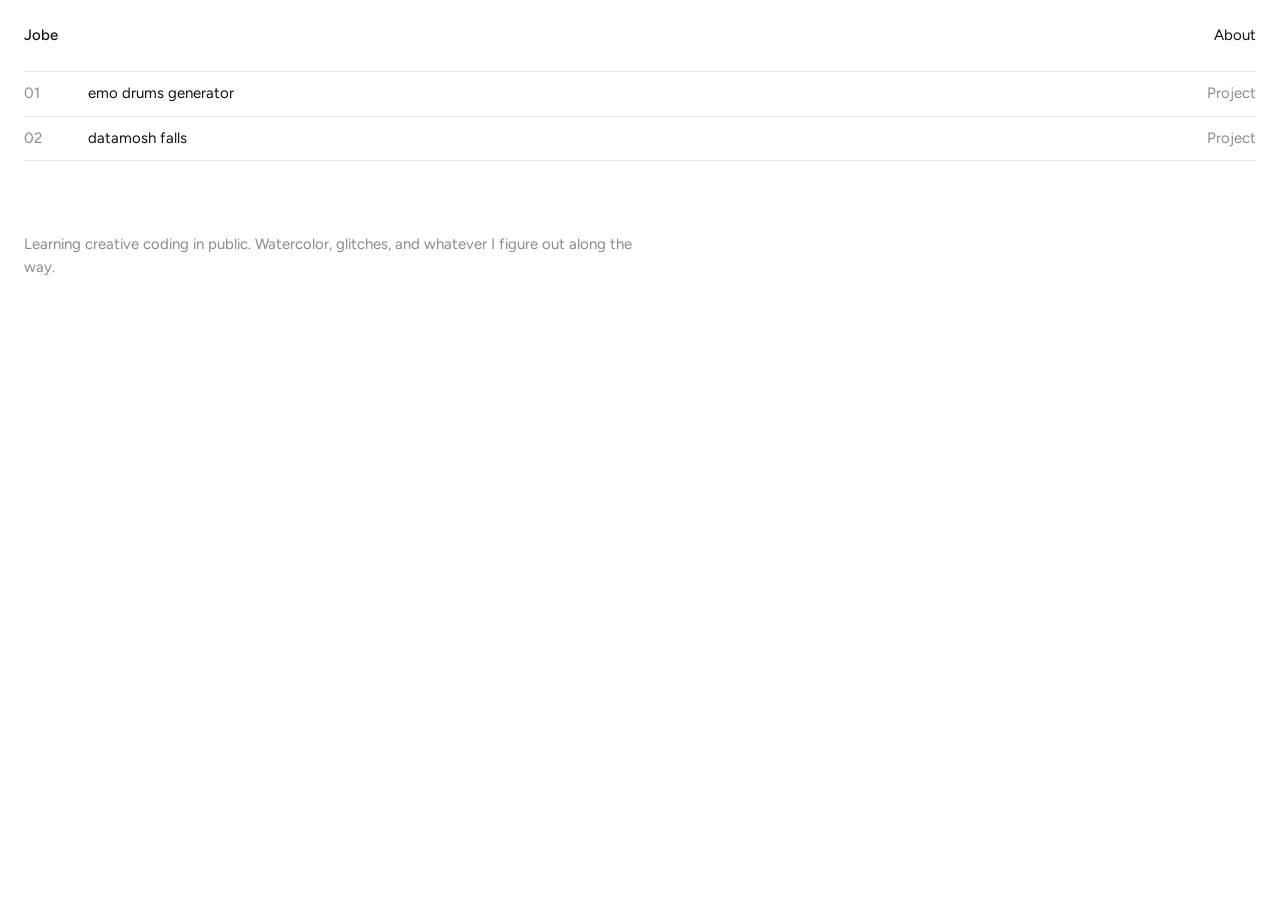
<file: index.html>
<!DOCTYPE html>
<html lang="en">
<head>
  <meta charset="utf-8">
  <meta name="viewport" content="width=device-width, initial-scale=1">
  <title>Jobe</title>
  <link rel="preconnect" href="https://fonts.googleapis.com">
  <link rel="preconnect" href="https://fonts.gstatic.com" crossorigin>
  <link href="https://fonts.googleapis.com/css2?family=Figtree:wght@400;500&display=swap" rel="stylesheet">
  <link rel="stylesheet" href="style.css">
</head>
<body>
  <header>
    <a class="wordmark" href="./">Jobe</a>
    <a href="#about">About</a>
  </header>

  <main>
    <!-- Newest at the top. To add something, copy one <li> and paste it first. -->
    <ol class="index">
      <li><a href="projects/emo-drums-generator/"><span>emo drums generator</span><span class="type">Project</span></a></li>
      <li><a href="projects/datamosh-falls/"><span>datamosh falls</span><span class="type">Project</span></a></li>
    </ol>
  </main>

  <footer id="about">
    <p>Learning creative coding in public. Watercolor, glitches, and whatever I figure out along the way.</p>
  </footer>
</body>
</html>
</file>
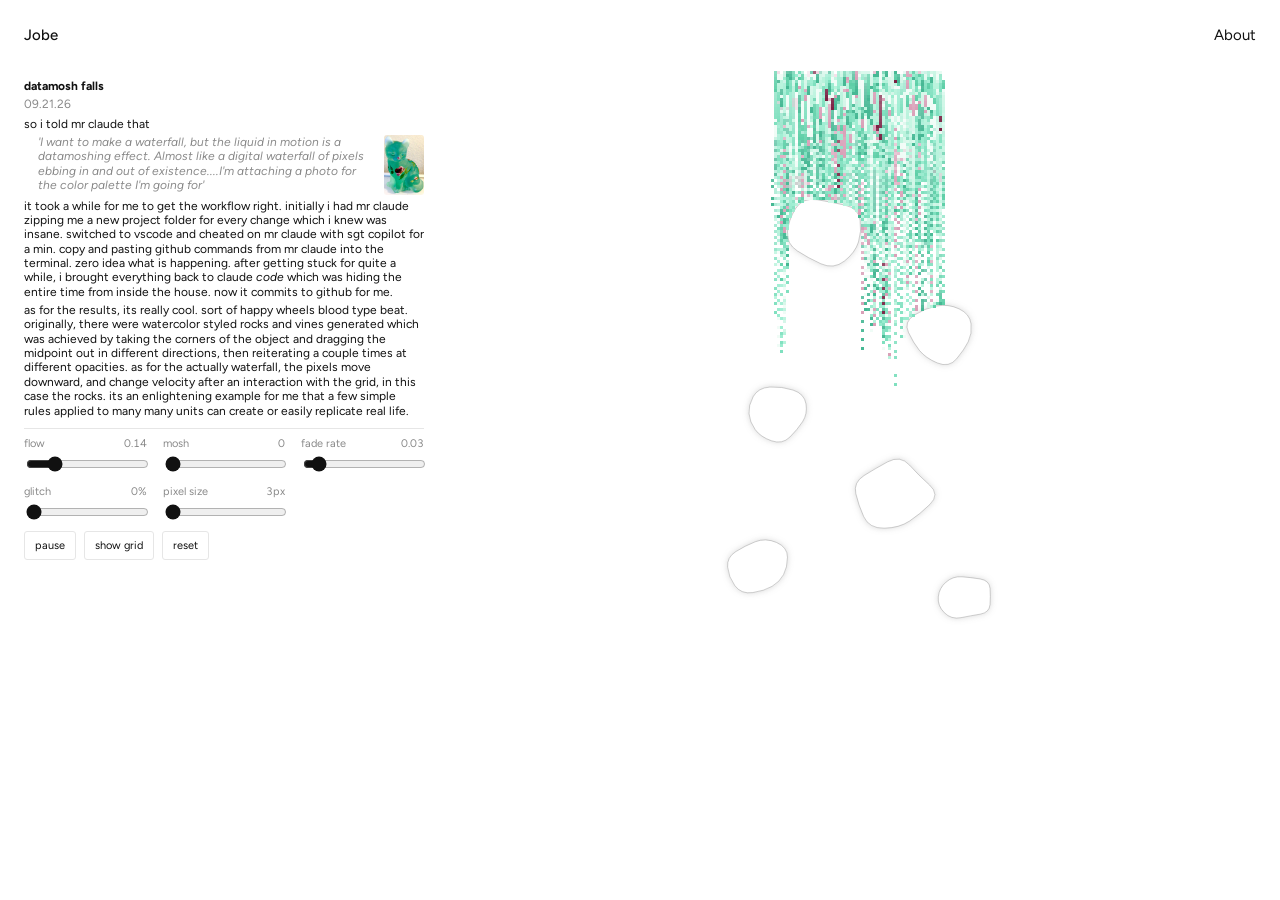
<file: projects/datamosh-falls/index.html>
<!DOCTYPE html>
<html lang="en">
<head>
<meta charset="utf-8">
<meta name="viewport" content="width=device-width, initial-scale=1, viewport-fit=cover">
<title>datamosh falls · Jobe</title>
<link rel="preconnect" href="https://fonts.googleapis.com">
<link rel="preconnect" href="https://fonts.gstatic.com" crossorigin>
<link href="https://fonts.googleapis.com/css2?family=Figtree:wght@400;500&display=swap" rel="stylesheet">
<link rel="stylesheet" href="../../style.css">
<style>
  html, body {
    height: 100%;
  }
  body {
    overflow: hidden;
  }
  .falls-layout {
    max-width: 1280px;
    height: calc(100vh - 72px);
    margin: 0 auto;
    padding: 0 24px;
    display: grid;
    grid-template-columns: minmax(280px, 40ch) minmax(0, 1fr);
    gap: 20px;
    align-items: start;
  }
  .falls-copy {
    max-width: 40ch;
    height: 100%;
    display: flex;
    flex-direction: column;
    justify-content: flex-start;
  }
  .falls-copy article {
    padding: 8px 0 0;
    max-width: none;
    font-size: 9pt;
    line-height: 1.2;
  }
  .falls-copy article h1 {
    font-size: 9pt;
    margin-bottom: 3px;
  }
  .falls-copy article .meta {
    margin-bottom: 6px;
    font-size: 9pt;
  }
  .falls-copy article p {
    font-size: 9pt;
    line-height: 1.2;
    margin: 0 0 0.3em;
  }
  .falls-copy .prompt-block {
    display: flex; align-items: flex-start;
    gap: 10px; margin: 0 0 0.3em;
  }
  .falls-copy .prompt {
    flex: 1 1 auto; margin: 0; padding-left: 14px;
    font-style: italic; color: var(--muted);
  }
  .falls-copy .prompt-img {
    width: 40px; height: auto; border-radius: 3px; flex-shrink: 0;
  }
  .falls-copy article em { font-style: italic; }
  .falls-copy .falls-controls {
    max-width: none;
    padding: 6px 0 0;
    margin: 6px 0 0;
    display: grid;
    grid-template-columns: repeat(auto-fit, minmax(120px, 1fr));
    gap: 6px 16px;
    border-top: 1px solid var(--line);
    font-size: 11px;
  }
  .falls-stage {
    min-width: 0;
    height: 100%;
    display: flex;
    flex-direction: column;
    justify-content: flex-start;
  }
  .falls-wrap {
    width: 100%;
    height: calc(100vh - 170px);
    min-height: 280px;
    position: relative;
    overflow: hidden;
    margin: 18px 0 0;
    background: var(--page);
  }
  #falls { display: block; width: 100%; height: 100%; touch-action: none; }
  #falls.grabbing { cursor: grabbing; }
  #falls.grab { cursor: grab; }
  .falls-note {
    max-width: none;
    padding: 8px 0 0;
    margin: 0;
    font-size: 11px; color: var(--muted);
  }
  .falls-controls .field label {
    display: flex; justify-content: space-between; font-size: 11px; color: var(--muted);
  }
  .falls-controls .field output { font-variant-numeric: tabular-nums; }
  .falls-controls input[type=range] { width: 100%; margin-top: 4px; accent-color: var(--ink); }
  .falls-controls .actions {
    grid-column: 1 / -1;
    display: flex; align-items: center; gap: 8px; flex-wrap: nowrap;
  }
  .falls-controls button {
    font: inherit; font-size: 11px; color: var(--ink); background: none;
    border: 1px solid var(--line); border-radius: 3px; padding: 5px 10px; cursor: pointer;
    white-space: nowrap;
  }
  .falls-controls button:hover { border-color: var(--ink); }
  .falls-controls button[aria-pressed="true"] { background: var(--ink); color: var(--page); border-color: var(--ink); }

  @media (max-width: 900px) {
    body {
      overflow: auto;
    }
    .falls-layout {
      height: auto;
      grid-template-columns: 1fr;
      padding: 0 24px 24px;
    }
    .falls-copy,
    .falls-stage {
      height: auto;
    }
    .falls-copy {
      max-width: none;
    }
    .falls-wrap {
      margin-top: 0;
      height: min(62vh, 520px);
    }
  }
</style>
</head>
<body>
  <header>
    <a class="wordmark" href="../../">Jobe</a>
    <a href="../../#about">About</a>
  </header>

  <div class="falls-layout">
    <div class="falls-copy">
      <article>
        <h1><strong>datamosh falls</strong></h1>
        <p class="meta"><time datetime="2026-09-21">09.21.26</time></p>

        <p>so i told mr claude that</p>
        <div class="prompt-block">
          <p class="prompt">'I want to make a waterfall, but the liquid in motion is a datamoshing effect. Almost like a digital waterfall of pixels ebbing in and out of existence....I'm attaching a photo for the color palette I'm going for'</p>
          <img src="palette.jpg" alt="a frosted seafoam glass cat figurine hand-painted with pink and burgundy pansies" class="prompt-img">
        </div>

        <p>it took a while for me to get the workflow right. initially i had mr claude zipping me a new project folder for every change which i knew was insane. switched to vscode and cheated on mr claude with sgt copilot for a min. copy and pasting github commands from mr claude into the terminal. zero idea what is happening. after getting stuck for quite a while, i brought everything back to claude <em>code</em> which was hiding the entire time from inside the house. now it commits to github for me.</p>

        <p>as for the results, its really cool. sort of happy wheels blood type beat. originally, there were watercolor styled rocks and vines generated which was achieved by taking the corners of the object and dragging the midpoint out in different directions, then reiterating a couple times at different opacities. as for the actually waterfall, the pixels move downward, and change velocity after an interaction with the grid, in this case the rocks. its an enlightening example for me that a few simple rules applied to many many units can create or easily replicate real life.</p>
      </article>

      <form class="falls-controls" onsubmit="return false">
        <div class="field">
          <label for="gravity">flow <output id="gravity-out"></output></label>
          <input id="gravity" type="range" min="0.05" max="0.5" step="0.01" value="0.14">
        </div>
        <div class="field">
          <label for="mosh">mosh <output id="mosh-out"></output></label>
          <input id="mosh" type="range" min="0" max="160" step="1" value="0">
        </div>
        <div class="field">
          <label for="decay">fade rate <output id="decay-out"></output></label>
          <input id="decay" type="range" min="0.01" max="0.3" step="0.01" value="0.03">
        </div>
        <div class="field">
          <label for="glitch">glitch <output id="glitch-out"></output></label>
          <input id="glitch" type="range" min="0" max="0.3" step="0.01" value="0">
        </div>
        <div class="field">
          <label for="cell">pixel size <output id="cell-out"></output></label>
          <input id="cell" type="range" min="3" max="14" step="1" value="3">
        </div>
        <div class="actions">
          <button type="button" id="pause" aria-pressed="false">pause</button>
          <button type="button" id="gridBtn" aria-pressed="false">show grid</button>
          <button type="button" id="reseed">reset</button>
        </div>
      </form>
    </div>

    <div class="falls-stage">
      <figure class="falls-wrap" style="margin:0">
        <canvas id="falls" role="img"
          aria-label="A stream of glitching colored pixels falls from the top of the page and keeps falling past the bottom, flowing around a few simple stones you can drag to reshape its path."></canvas>
      </figure>
    </div>
  </div>

<script>
/* =====================================================================
   DATAMOSH FALLS — minimal cut
   No painted background. Just simple draggable stones (collision only,
   no decoration) and the glitching pixel stream that falls from the
   top of the section and keeps going past the bottom.
   ===================================================================== */

// ---------- setup ----------
const fallsWrap = document.querySelector('.falls-wrap');
const canvas = document.getElementById('falls');
const ctx = canvas.getContext('2d');

function makeLayer() { return document.createElement('canvas'); }
const maskLayer = makeLayer(), streamLayer = makeLayer(), scratch = makeLayer(), gridLayer = makeLayer();
const mask = maskLayer.getContext('2d', { willReadFrequently: true });
const st = streamLayer.getContext('2d'), sc = scratch.getContext('2d');
const gridCtx = gridLayer.getContext('2d');

const PAL = {
  glass: ['#7fe0bf', '#9aeccf', '#b8f3dc', '#5fcfa8', '#46b894'],
  frost: ['#effcf6', '#d4f6e8'],
  petal: ['#5c1630', '#7a2143', '#b0567a', '#d9a0b8', '#e8bfd0']
};

let W = 0, H = 0, visibleH = 0;
const state = { gravity: 0.16, mosh: 50, decay: 0.06, glitch: 0.05, cell: 6,
                paused: false, showGrid: false };

function mulberry32(a) {
  return function () {
    a |= 0; a = a + 0x6D2B79F5 | 0;
    let t = Math.imul(a ^ a >>> 15, 1 | a);
    t = t + Math.imul(t ^ t >>> 7, 61 | t) ^ t;
    return ((t ^ t >>> 14) >>> 0) / 4294967296;
  };
}
let seed = 20260921, rand = mulberry32(seed);
const rr = (a, b) => a + rand() * (b - a);
function rgba(hex, a) {
  const n = parseInt(hex.replace('#', ''), 16);
  return `rgba(${n >> 16 & 255},${n >> 8 & 255},${n & 255},${a})`;
}
function theme() {
  const cs = getComputedStyle(document.documentElement);
  return { muted: cs.getPropertyValue('--muted').trim(), ink: cs.getPropertyValue('--ink').trim() };
}
let themeColors = theme();
window.matchMedia('(prefers-color-scheme: dark)').addEventListener('change', () => {
  themeColors = theme();
});

// ---------- stones ----------
// Each stone is a small deformed blob defined once (its own outline
// as offsets from its own center) so moving it is just moving cx, cy.
function blobPoints(r) {
  const n = 9, pts = [];
  for (let i = 0; i < n; i++) {
    const a = (i / n) * Math.PI * 2;
    const k = 0.8 + rand() * 0.35;
    pts.push({ x: Math.cos(a) * r * k, y: Math.sin(a) * r * k * 0.85 });
  }
  return pts;
}
function traceSmooth(c, pts, ox, oy) {
  c.beginPath();
  const p0 = pts[pts.length - 1];
  let mx = (p0.x + pts[0].x) / 2 + ox, my = (p0.y + pts[0].y) / 2 + oy;
  c.moveTo(mx, my);
  for (let i = 0; i < pts.length; i++) {
    const cur = pts[i], next = pts[(i + 1) % pts.length];
    c.quadraticCurveTo(cur.x + ox, cur.y + oy, (cur.x + next.x) / 2 + ox, (cur.y + next.y) / 2 + oy);
  }
  c.closePath();
}

const stoneDefs = [
  { fx: 0.46, fy: 0.22, r: 44 },
  { fx: 0.60, fy: 0.36, r: 36 },
  { fx: 0.40, fy: 0.47, r: 34 },
  { fx: 0.54, fy: 0.58, r: 42 },
  { fx: 0.38, fy: 0.68, r: 32 },
  { fx: 0.63, fy: 0.72, r: 28 }
];
let stones = [];

function layoutStones(freshShapes) {
  stones = stoneDefs.map(d => ({
    fx: d.fx, fy: d.fy, r: d.r,
    cx: d.fx * W, cy: d.fy * visibleH,
    pts: freshShapes ? blobPoints(d.r) : (stones.find(s => s.fx === d.fx && s.fy === d.fy)?.pts || blobPoints(d.r))
  }));
}

function drawStones(c) {
  const { muted } = themeColors;
  stones.forEach(s => {
    c.save();
    c.shadowColor = rgba(muted, 0.35);
    c.shadowBlur = s === hovered || s === dragging ? 10 : 6;
    traceSmooth(c, s.pts, s.cx, s.cy);
    c.fillStyle = '#ffffff';
    c.fill();
    c.restore();
    traceSmooth(c, s.pts, s.cx, s.cy);
    c.strokeStyle = rgba(muted, 0.4);
    c.lineWidth = 1;
    c.stroke();
  });
}
function drawMask() {
  mask.clearRect(0, 0, W, H);
  mask.fillStyle = '#000';
  stones.forEach(s => { traceSmooth(mask, s.pts, s.cx, s.cy); mask.fill(); });
}

// ---------- collision grid ----------
let solid, cols, rows, gridCell;
function buildGrid() {
  gridCell = state.cell;
  cols = Math.ceil(W / gridCell); rows = Math.ceil(H / gridCell);
  solid = new Uint8Array(cols * rows);
  const data = mask.getImageData(0, 0, W, H).data;
  gridCtx.clearRect(0, 0, W, H);
  gridCtx.fillStyle = 'rgba(122,33,67,0.35)';
  for (let r = 0; r < rows; r++) for (let c = 0; c < cols; c++) {
    const px = Math.min(W - 1, c * gridCell + (gridCell >> 1));
    const py = Math.min(H - 1, r * gridCell + (gridCell >> 1));
    if (data[(py * W + px) * 4 + 3] > 128) {
      solid[r * cols + c] = 1;
      gridCtx.fillRect(c * gridCell, r * gridCell, gridCell - 1, gridCell - 1);
    }
  }
}
function solidAt(x, y) {
  if (x < 0 || x >= W) return true;
  if (y < 0 || y >= H) return false;
  return solid[(y / gridCell | 0) * cols + (x / gridCell | 0)] === 1;
}

// ---------- water ----------
let particles = [];
const MAX_PARTICLES = 2200, MAX_V = 9;
function streamColor() {
  const r = Math.random();
  if (r < 0.68) return PAL.glass[Math.random() * PAL.glass.length | 0];
  if (r < 0.9) return PAL.frost[Math.random() * PAL.frost.length | 0];
  if (r < 0.98) return PAL.petal[3];
  return PAL.petal[1];
}
function spawn(p = {}) {
  const x0 = W * 0.4, x1 = W * 0.6;
  p.x = x0 + Math.random() * (x1 - x0);
  p.y = Math.random() * 12;
  p.vx = (Math.random() - 0.5) * 0.4;
  p.vy = Math.random();
  p.still = 0;
  p.color = streamColor();
  return p;
}
function updateParticle(p) {
  p.vy = Math.min(p.vy + state.gravity, MAX_V);
  let nx = p.x + p.vx, ny = p.y + p.vy;
  if (solidAt(nx, ny)) {
    const g = gridCell;
    const leftFree = !solidAt(p.x - g, p.y + g);
    const rightFree = !solidAt(p.x + g, p.y + g);
    if (leftFree && (!rightFree || p.vx < 0 || (p.vx === 0 && Math.random() < 0.5))) p.vx -= 0.7;
    else if (rightFree) p.vx += 0.7;
    else p.vx = -p.vx * 0.5 + (Math.random() - 0.5) * 1.5;
    p.vy *= 0.2;
    nx = p.x + p.vx; ny = p.y + p.vy;
    if (solidAt(nx, ny)) { nx = p.x; ny = p.y; }
  }
  p.vx = Math.max(-3.5, Math.min(3.5, p.vx * 0.96));
  p.still = (Math.abs(nx - p.x) + Math.abs(ny - p.y) < 0.05) ? p.still + 1 : 0;
  p.x = nx; p.y = ny;
  if (p.y > H || p.still > 50 || solidAt(p.x, p.y)) spawn(p);
}

// ---------- datamosh ----------
const snap = v => Math.floor(v / gridCell) * gridCell;
function datamosh() {
  const B = gridCell * 4;
  sc.clearRect(0, 0, W, H);
  sc.drawImage(streamLayer, 0, 0);

  st.globalCompositeOperation = 'destination-out';
  st.fillStyle = `rgba(0,0,0,${state.decay})`;
  st.fillRect(0, 0, W, H);
  st.fillStyle = 'rgba(0,0,0,1)';
  for (let i = 0; i < state.mosh / 5; i++) {
    const p = particles[Math.random() * particles.length | 0];
    if (p) st.fillRect(snap(p.x + (Math.random() - 0.5) * B * 3), snap(p.y), B, B);
  }
  st.globalCompositeOperation = 'source-over';

  for (let i = 0; i < state.mosh; i++) {
    const p = particles[Math.random() * particles.length | 0];
    if (!p) break;
    const bx = snap(p.x - B / 2), by = snap(p.y - B);
    const dx = snap((Math.random() - 0.5) * B + p.vx * 2);
    const dy = snap(Math.random() * B * 1.5 + p.vy);
    st.drawImage(scratch, bx, by, B, B, bx + dx, by + dy, B, B);
  }

  if (Math.random() < 0.3 && particles.length) {
    const p = particles[Math.random() * particles.length | 0];
    st.globalCompositeOperation = 'source-atop';
    st.fillStyle = rgba(Math.random() < 0.5 ? PAL.petal[3] : PAL.frost[0], 0.5);
    st.fillRect(snap(p.x), snap(p.y), B * 2, B);
    st.globalCompositeOperation = 'source-over';
  }

  if (Math.random() < state.glitch) {
    const y = snap(Math.random() * H), h = snap(B + Math.random() * B * 4);
    const shift = snap((Math.random() - 0.5) * B * 6);
    st.drawImage(scratch, 0, y, W, h, shift, y, W, h);
  }

  st.globalCompositeOperation = 'destination-out';
  st.globalAlpha = 0.35;
  st.drawImage(maskLayer, 0, 0);
  st.globalAlpha = 1;
  st.globalCompositeOperation = 'source-over';
}

// ---------- loop ----------
let maskDirty = false;
function step() {
  if (maskDirty) { drawMask(); buildGrid(); maskDirty = false; }
  datamosh();
  if (particles.length < MAX_PARTICLES) for (let i = 0; i < 14; i++) particles.push(spawn());
  const c = gridCell;
  for (const p of particles) {
    updateParticle(p);
    if (Math.random() < 0.1) continue;
    if (Math.random() < 0.002) p.color = streamColor();
    st.fillStyle = p.color;
    st.fillRect(snap(p.x), snap(p.y), c, c);
  }
}
function render() {
  ctx.clearRect(0, 0, W, H);
  drawStones(ctx);
  ctx.drawImage(streamLayer, 0, 0);
  if (state.showGrid) ctx.drawImage(gridLayer, 0, 0);
}
function frame() {
  if (!state.paused) { step(); render(); }
  requestAnimationFrame(frame);
}

// ---------- dragging ----------
let dragging = null, hovered = null, dragDX = 0, dragDY = 0;
function toLocal(e) {
  const r = canvas.getBoundingClientRect();
  return { x: e.clientX - r.left, y: e.clientY - r.top };
}
canvas.addEventListener('pointerdown', e => {
  const { x, y } = toLocal(e);
  const hit = stones.find(s => Math.hypot(x - s.cx, y - s.cy) < s.r * 1.15);
  if (hit) {
    dragging = hit; dragDX = x - hit.cx; dragDY = y - hit.cy;
    canvas.setPointerCapture(e.pointerId);
    canvas.classList.add('grabbing');
  }
});
canvas.addEventListener('pointermove', e => {
  const { x, y } = toLocal(e);
  if (dragging) {
    dragging.cx = Math.min(W - dragging.r, Math.max(dragging.r, x - dragDX));
    dragging.cy = Math.min(visibleH - dragging.r, Math.max(dragging.r, y - dragDY));
    maskDirty = true;
  } else {
    hovered = stones.find(s => Math.hypot(x - s.cx, y - s.cy) < s.r * 1.15) || null;
    canvas.classList.toggle('grab', !!hovered);
  }
});
function endDrag() {
  if (dragging) { dragging = null; canvas.classList.remove('grabbing'); }
}
canvas.addEventListener('pointerup', endDrag);
canvas.addEventListener('pointercancel', endDrag);

// ---------- sizing ----------
function resize(freshShapes) {
  const rect = fallsWrap.getBoundingClientRect();
  W = Math.round(rect.width);
  visibleH = Math.round(rect.height);
  H = Math.round(visibleH * 1.35);   // extra height clipped below, so the fall reads as continuing past the bottom
  [canvas, maskLayer, streamLayer, scratch, gridLayer].forEach(c => {
    c.width = W; c.height = H;
    c.style.width = W + 'px'; c.style.height = H + 'px';
  });
  themeColors = theme();
  layoutStones(freshShapes);
  drawMask();
  buildGrid();
  st.clearRect(0, 0, W, H);
  particles = [];
}
let resizeTimer;
window.addEventListener('resize', () => {
  clearTimeout(resizeTimer);
  resizeTimer = setTimeout(() => resize(false), 150);
});

// ---------- controls ----------
function bind(id, fmt, onChange) {
  const el = document.getElementById(id), out = document.getElementById(id + '-out');
  const update = () => { state[id] = parseFloat(el.value); out.textContent = fmt(state[id]); if (onChange) onChange(); };
  el.addEventListener('input', update);
  update();
}
bind('gravity', v => v.toFixed(2));
bind('mosh', v => String(v));
bind('decay', v => v.toFixed(2));
bind('glitch', v => Math.round(v * 100) + '%');
bind('cell', v => v + 'px', () => { if (solid) { buildGrid(); st.clearRect(0, 0, W, H); } });

const pauseBtn = document.getElementById('pause');
pauseBtn.addEventListener('click', () => {
  state.paused = !state.paused;
  pauseBtn.textContent = state.paused ? 'play' : 'pause';
  pauseBtn.setAttribute('aria-pressed', String(state.paused));
});
const gridBtn = document.getElementById('gridBtn');
gridBtn.addEventListener('click', () => {
  state.showGrid = !state.showGrid;
  gridBtn.setAttribute('aria-pressed', String(state.showGrid));
});
document.getElementById('reseed').addEventListener('click', () => {
  seed = Math.floor(Math.random() * 1e9);
  rand = mulberry32(seed);
  resize(true);
});

// ---------- start ----------
resize(true);
if (window.matchMedia && window.matchMedia('(prefers-reduced-motion: reduce)').matches) {
  for (let i = 0; i < 200; i++) step();
  state.paused = true;
  pauseBtn.textContent = 'play';
  pauseBtn.setAttribute('aria-pressed', 'true');
}
render();
requestAnimationFrame(frame);
</script>
</body>
</html>
</file>
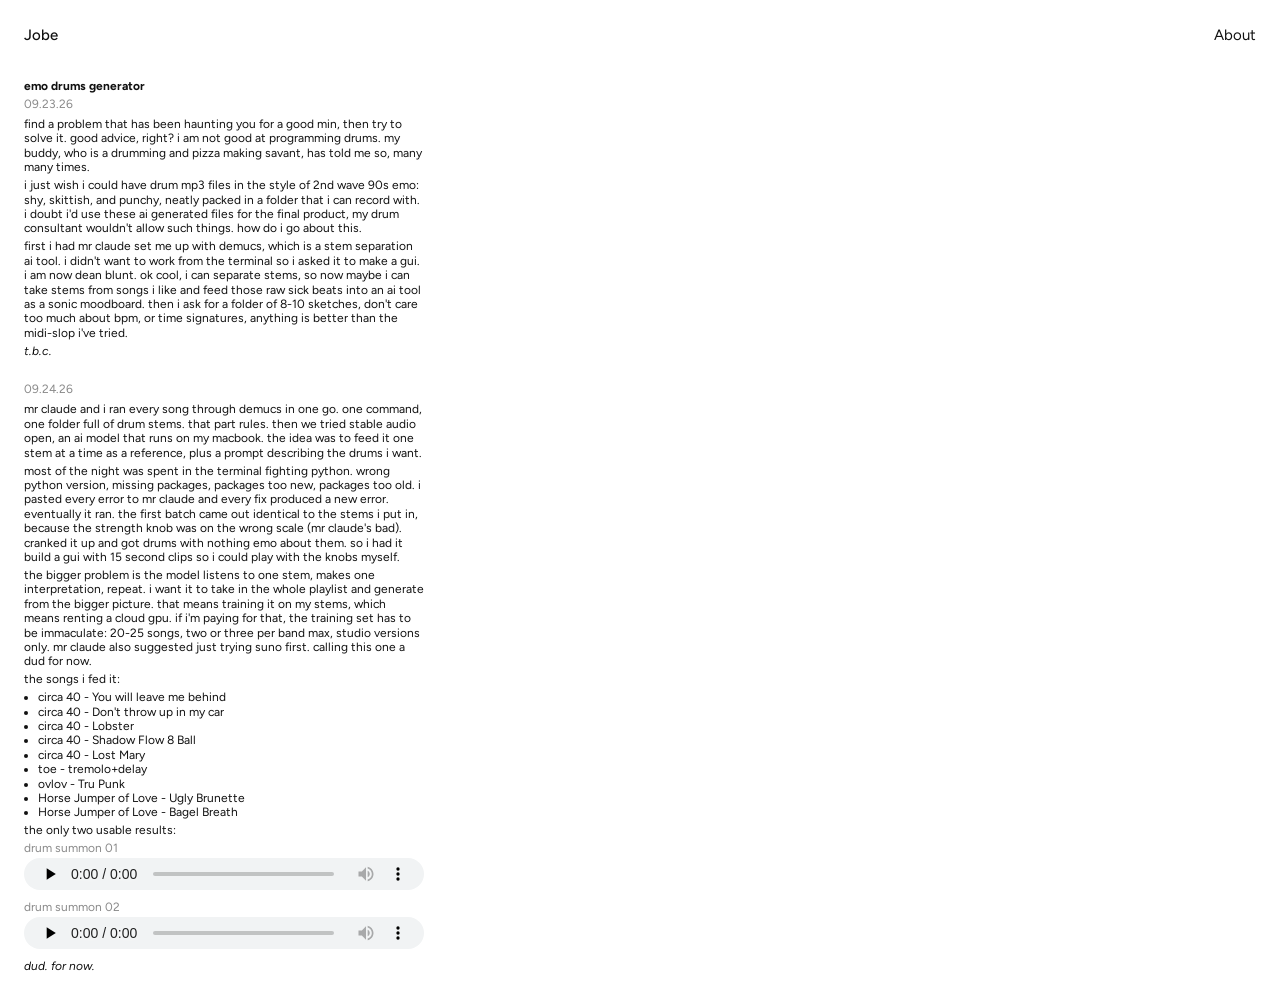
<file: projects/emo-drums-generator/index.html>
<!DOCTYPE html>
<html lang="en">
<head>
<meta charset="utf-8">
<meta name="viewport" content="width=device-width, initial-scale=1, viewport-fit=cover">
<title>emo drums generator · Jobe</title>
<link rel="preconnect" href="https://fonts.googleapis.com">
<link rel="preconnect" href="https://fonts.gstatic.com" crossorigin>
<link href="https://fonts.googleapis.com/css2?family=Figtree:wght@400;500&display=swap" rel="stylesheet">
<link rel="stylesheet" href="../../style.css">
<style>
  .post { max-width: 1280px; margin: 0 auto; padding: 0 24px 24px; }
  .post-copy { max-width: 40ch; }
  article { padding: 8px 0 0; max-width: none; font-size: 9pt; line-height: 1.2; }
  article h1 { margin-bottom: 3px; }
  article .meta { margin-bottom: 6px; }
  article .meta.entry { margin-top: 24px; }
  article p, article ul { margin: 0 0 0.3em; }
  .clip { margin: 0 0 0.6em; }
  .clip figcaption { color: var(--muted); margin-bottom: 2px; }
  .clip audio { width: 100%; height: 32px; }
  @media (max-width: 900px) { .post-copy { max-width: none; } }
</style>
</head>
<body>
  <header>
    <a class="wordmark" href="../../">Jobe</a>
    <a href="../../#about">About</a>
  </header>

  <main class="post">
    <div class="post-copy">
    <article>
      <h1><strong>emo drums generator</strong></h1>
      <p class="meta"><time datetime="2026-09-23">09.23.26</time></p>

      <p>find a problem that has been haunting you for a good min, then try to solve it. good advice, right? i am not good at programming drums. my buddy, who is a drumming and pizza making savant, has told me so, many many times.</p>

      <p>i just wish i could have drum mp3 files in the style of 2nd wave 90s emo: shy, skittish, and punchy, neatly packed in a folder that i can record with. i doubt i'd use these ai generated files for the final product, my drum consultant wouldn't allow such things. how do i go about this.</p>

      <p>first i had mr claude set me up with demucs, which is a stem separation ai tool. i didn't want to work from the terminal so i asked it to make a gui. i am now dean blunt. ok cool, i can separate stems, so now maybe i can take stems from songs i like and feed those raw sick beats into an ai tool as a sonic moodboard. then i ask for a folder of 8-10 sketches, don't care too much about bpm, or time signatures, anything is better than the midi-slop i've tried.</p>

      <p><em>t.b.c.</em></p>

      <p class="meta entry"><time datetime="2026-09-24">09.24.26</time></p>

      <p>mr claude and i ran every song through demucs in one go. one command, one folder full of drum stems. that part rules. then we tried stable audio open, an ai model that runs on my macbook. the idea was to feed it one stem at a time as a reference, plus a prompt describing the drums i want.</p>

      <p>most of the night was spent in the terminal fighting python. wrong python version, missing packages, packages too new, packages too old. i pasted every error to mr claude and every fix produced a new error. eventually it ran. the first batch came out identical to the stems i put in, because the strength knob was on the wrong scale (mr claude's bad). cranked it up and got drums with nothing emo about them. so i had it build a gui with 15 second clips so i could play with the knobs myself.</p>

      <p>the bigger problem is the model listens to one stem, makes one interpretation, repeat. i want it to take in the whole playlist and generate from the bigger picture. that means training it on my stems, which means renting a cloud gpu. if i'm paying for that, the training set has to be immaculate: 20-25 songs, two or three per band max, studio versions only. mr claude also suggested just trying suno first. calling this one a dud for now.</p>

      <p>the songs i fed it:</p>
      <ul>
        <li>circa 40 - You will leave me behind</li>
        <li>circa 40 - Don't throw up in my car</li>
        <li>circa 40 - Lobster</li>
        <li>circa 40 - Shadow Flow 8 Ball</li>
        <li>circa 40 - Lost Mary</li>
        <li>toe - tremolo+delay</li>
        <li>ovlov - Tru Punk</li>
        <li>Horse Jumper of Love - Ugly Brunette</li>
        <li>Horse Jumper of Love - Bagel Breath</li>
      </ul>

      <p>the only two usable results:</p>
      <figure class="clip">
        <figcaption>drum summon 01</figcaption>
        <audio controls preload="none" src="drum_summon_01.wav"></audio>
      </figure>
      <figure class="clip">
        <figcaption>drum summon 02</figcaption>
        <audio controls preload="none" src="drum_summon_02.wav"></audio>
      </figure>

      <p><em>dud. for now.</em></p>
    </article>
    </div>
  </main>
</body>
</html>
</file>
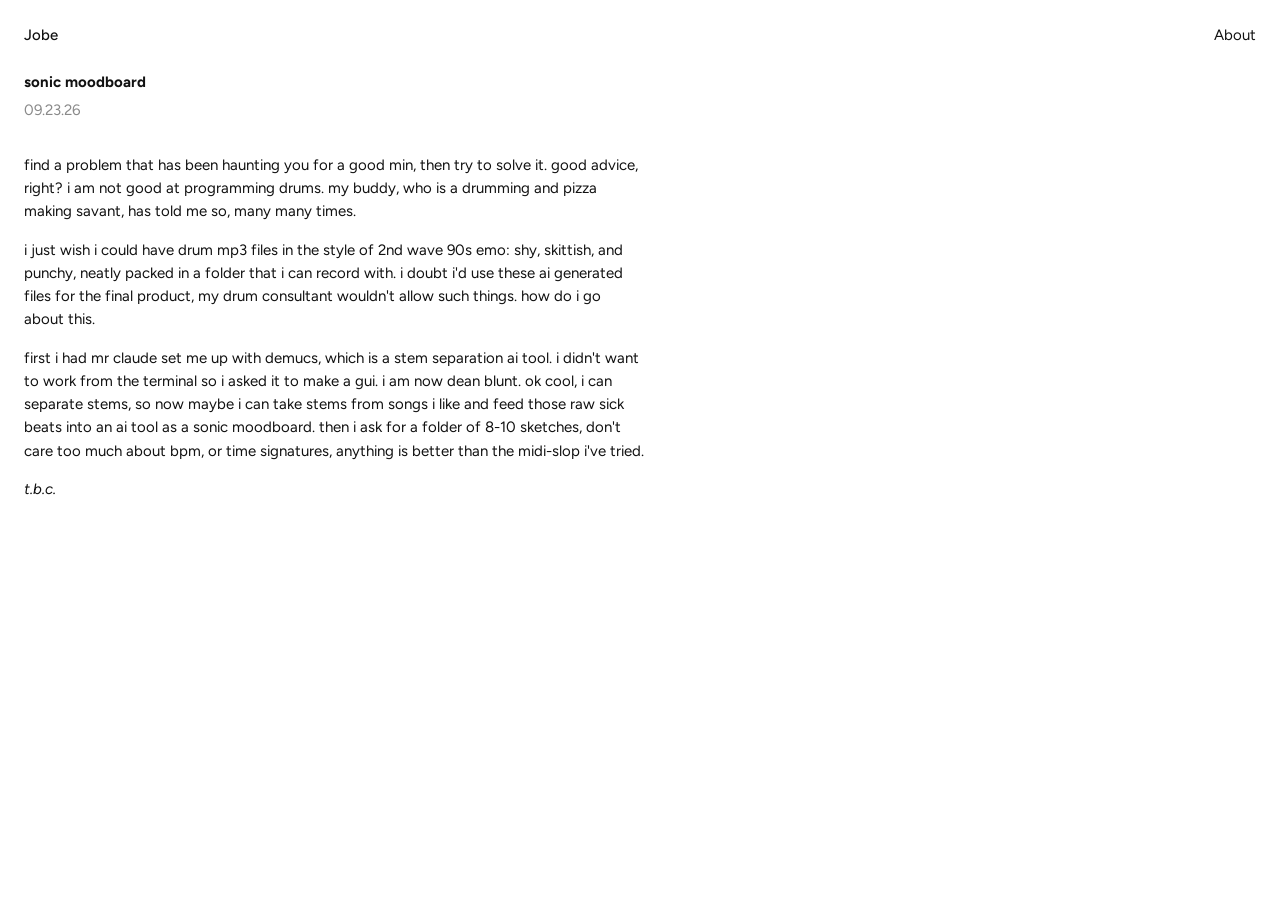
<file: projects/sonic-moodboard/index.html>
<!DOCTYPE html>
<html lang="en">
<head>
<meta charset="utf-8">
<meta name="viewport" content="width=device-width, initial-scale=1, viewport-fit=cover">
<title>sonic moodboard · Jobe</title>
<link rel="preconnect" href="https://fonts.googleapis.com">
<link rel="preconnect" href="https://fonts.gstatic.com" crossorigin>
<link href="https://fonts.googleapis.com/css2?family=Figtree:wght@400;500&display=swap" rel="stylesheet">
<link rel="stylesheet" href="../../style.css">
</head>
<body>
  <header>
    <a class="wordmark" href="../../">Jobe</a>
    <a href="../../#about">About</a>
  </header>

  <main>
    <article>
      <h1><strong>sonic moodboard</strong></h1>
      <p class="meta"><time datetime="2026-09-23">09.23.26</time></p>

      <p>find a problem that has been haunting you for a good min, then try to solve it. good advice, right? i am not good at programming drums. my buddy, who is a drumming and pizza making savant, has told me so, many many times.</p>

      <p>i just wish i could have drum mp3 files in the style of 2nd wave 90s emo: shy, skittish, and punchy, neatly packed in a folder that i can record with. i doubt i'd use these ai generated files for the final product, my drum consultant wouldn't allow such things. how do i go about this.</p>

      <p>first i had mr claude set me up with demucs, which is a stem separation ai tool. i didn't want to work from the terminal so i asked it to make a gui. i am now dean blunt. ok cool, i can separate stems, so now maybe i can take stems from songs i like and feed those raw sick beats into an ai tool as a sonic moodboard. then i ask for a folder of 8-10 sketches, don't care too much about bpm, or time signatures, anything is better than the midi-slop i've tried.</p>

      <p><em>t.b.c.</em></p>
    </article>
  </main>
</body>
</html>
</file>
<file: style.css>
/* One typeface, black on white, no decoration.
   The work supplies the color. */
:root {
  --page: #ffffff;
  --ink: #111111;
  --muted: #8a8a8a;
  --line: #e6e6e6;
  --font: "Figtree", system-ui, -apple-system, "Segoe UI", sans-serif;
}
*, *::before, *::after { box-sizing: border-box; }
body {
  margin: 0; background: var(--page); color: var(--ink);
  font-family: var(--font); font-size: 15px; line-height: 1.55;
}
a { color: inherit; text-decoration: none; }
a:hover { text-decoration: underline; text-underline-offset: 3px; }
a:focus-visible { outline: 1px solid var(--ink); outline-offset: 3px; }
h1, h2, p { margin: 0; font-size: inherit; font-weight: 400; }

/* ---------- Header ---------- */
header {
  display: flex; justify-content: space-between; align-items: baseline;
  padding: 24px; position: sticky; top: 0; background: var(--page);
}
.wordmark { font-weight: 500; }

/* ---------- The index: one numbered list of everything ---------- */
.index { list-style: none; margin: 0; padding: 0 24px; counter-reset: item; }
.index li { counter-increment: item; border-top: 1px solid var(--line); }
.index li:last-child { border-bottom: 1px solid var(--line); }
.index a {
  display: grid; grid-template-columns: 48px minmax(0, 1fr) auto;
  gap: 16px; padding: 10px 0;
}
.index a::before { content: counter(item, decimal-leading-zero); color: var(--muted); }
.index .type { color: var(--muted); }

/* ---------- Reading pages (log entries and articles) ---------- */
article { padding: 0 24px 0; max-width: calc(62ch + 48px); }
article .meta { color: var(--muted); margin-bottom: 32px; }
article h1 { font-weight: 500; margin-bottom: 4px; }
article p, article ul { margin: 0 0 1em; }
article ul { padding-left: 1.2em; }

/* ---------- Footer ---------- */
footer { padding: 72px 24px 32px; color: var(--muted); max-width: calc(62ch + 48px); }
footer p { margin-bottom: 1em; }
</file>
